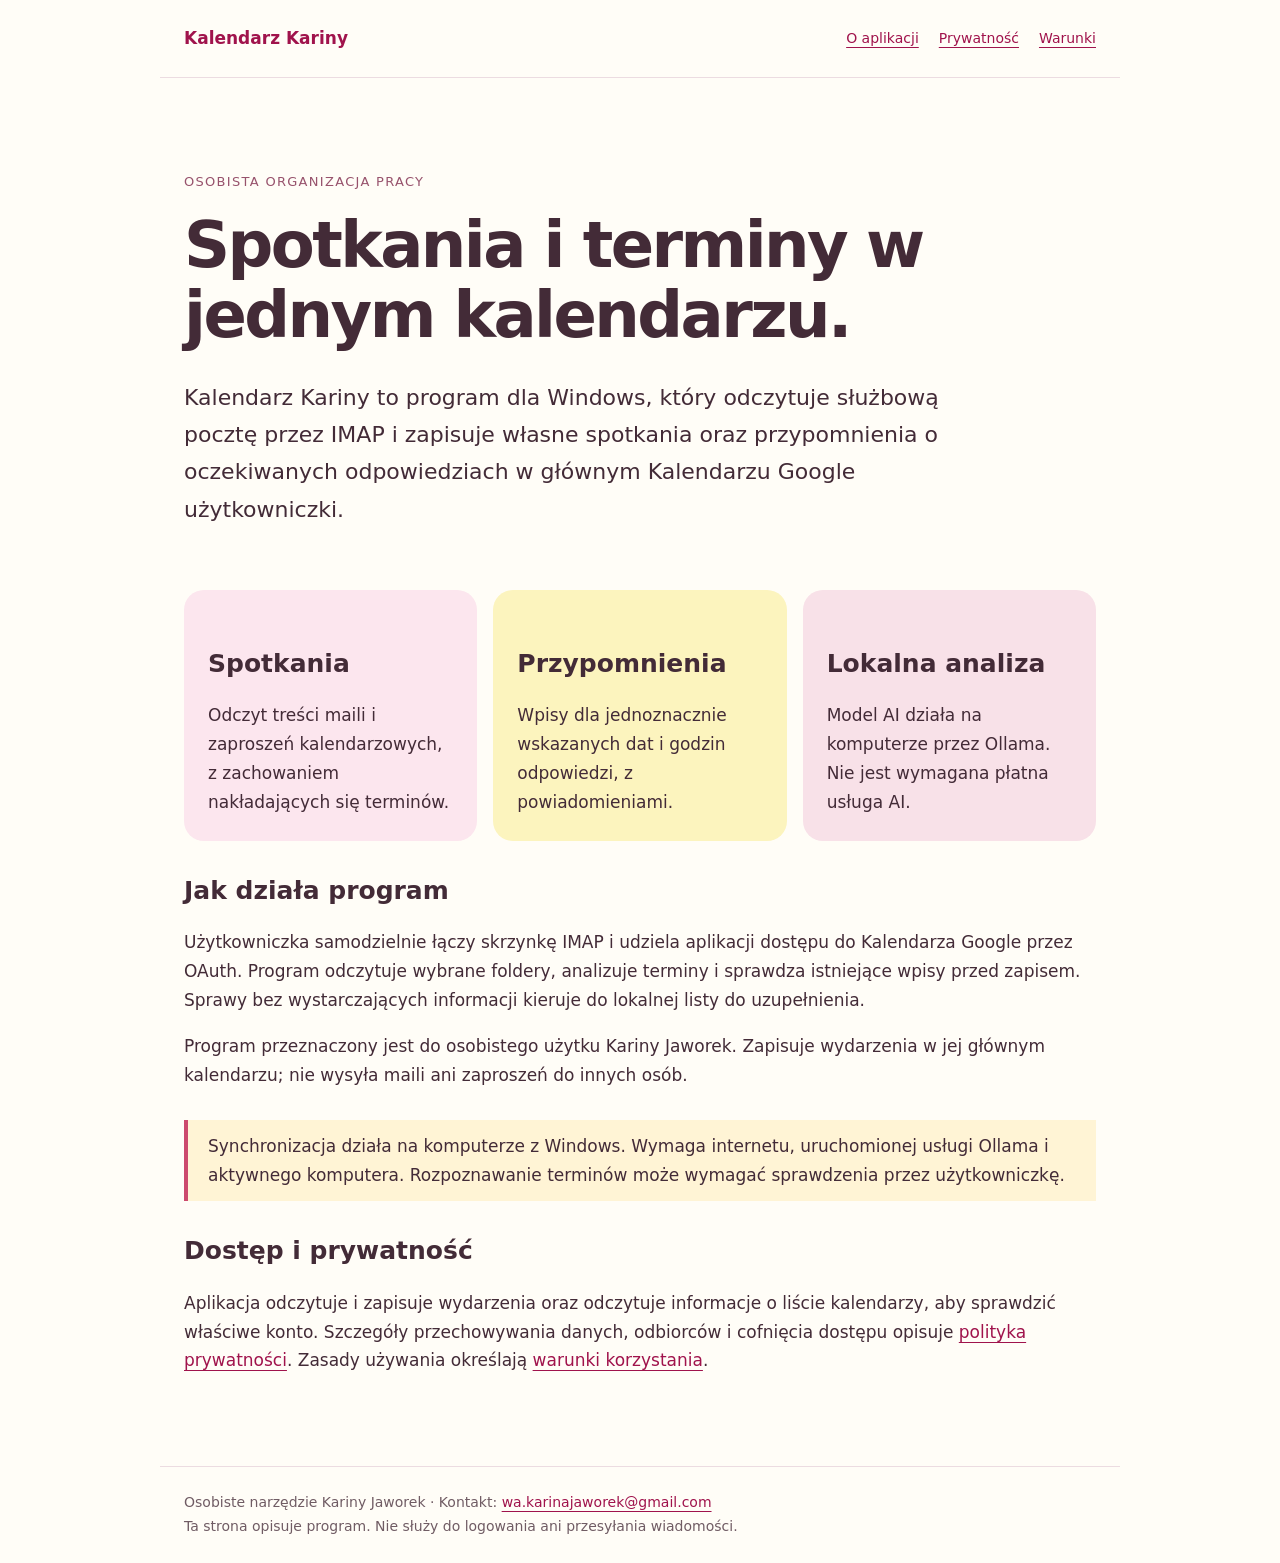
<file: index.html>
<!doctype html><html lang="pl"><head><meta charset="utf-8"><meta name="viewport" content="width=device-width,initial-scale=1"><title>O aplikacji — Kalendarz Kariny</title><meta name="description" content="Kalendarz Kariny: osobiste narzędzie Windows do synchronizacji spotkań i terminów z poczty z Kalendarzem Google."><link rel="stylesheet" href="style.css"></head><body><header><a class="brand" href="index.html">Kalendarz Kariny</a><nav aria-label="Menu"><a href="index.html">O aplikacji</a><a href="privacy.html">Prywatność</a><a href="terms.html">Warunki</a></nav></header><main><section class="hero"><span class="tag">Osobista organizacja pracy</span><h1>Spotkania i terminy w jednym kalendarzu.</h1><p class="lead">Kalendarz Kariny to program dla Windows, który odczytuje służbową pocztę przez IMAP i zapisuje własne spotkania oraz przypomnienia o oczekiwanych odpowiedziach w głównym Kalendarzu Google użytkowniczki.</p></section><section class="cards" aria-label="Funkcje"><article class="card"><h2>Spotkania</h2><p>Odczyt treści maili i zaproszeń kalendarzowych, z zachowaniem nakładających się terminów.</p></article><article class="card"><h2>Przypomnienia</h2><p>Wpisy dla jednoznacznie wskazanych dat i godzin odpowiedzi, z powiadomieniami.</p></article><article class="card"><h2>Lokalna analiza</h2><p>Model AI działa na komputerze przez Ollama. Nie jest wymagana płatna usługa AI.</p></article></section><section><h2>Jak działa program</h2><p>Użytkowniczka samodzielnie łączy skrzynkę IMAP i udziela aplikacji dostępu do Kalendarza Google przez OAuth. Program odczytuje wybrane foldery, analizuje terminy i sprawdza istniejące wpisy przed zapisem. Sprawy bez wystarczających informacji kieruje do lokalnej listy do uzupełnienia.</p><p>Program przeznaczony jest do osobistego użytku Kariny Jaworek. Zapisuje wydarzenia w jej głównym kalendarzu; nie wysyła maili ani zaproszeń do innych osób.</p><div class="note">Synchronizacja działa na komputerze z Windows. Wymaga internetu, uruchomionej usługi Ollama i aktywnego komputera. Rozpoznawanie terminów może wymagać sprawdzenia przez użytkowniczkę.</div><h2>Dostęp i prywatność</h2><p>Aplikacja odczytuje i zapisuje wydarzenia oraz odczytuje informacje o liście kalendarzy, aby sprawdzić właściwe konto. Szczegóły przechowywania danych, odbiorców i cofnięcia dostępu opisuje <a href="privacy.html">polityka prywatności</a>. Zasady używania określają <a href="terms.html">warunki korzystania</a>.</p></section></main><footer>Osobiste narzędzie Kariny Jaworek · Kontakt: <a href="mailto:wa.karinajaworek@gmail.com">wa.karinajaworek@gmail.com</a><br>Ta strona opisuje program. Nie służy do logowania ani przesyłania wiadomości.</footer></body></html>
</file>
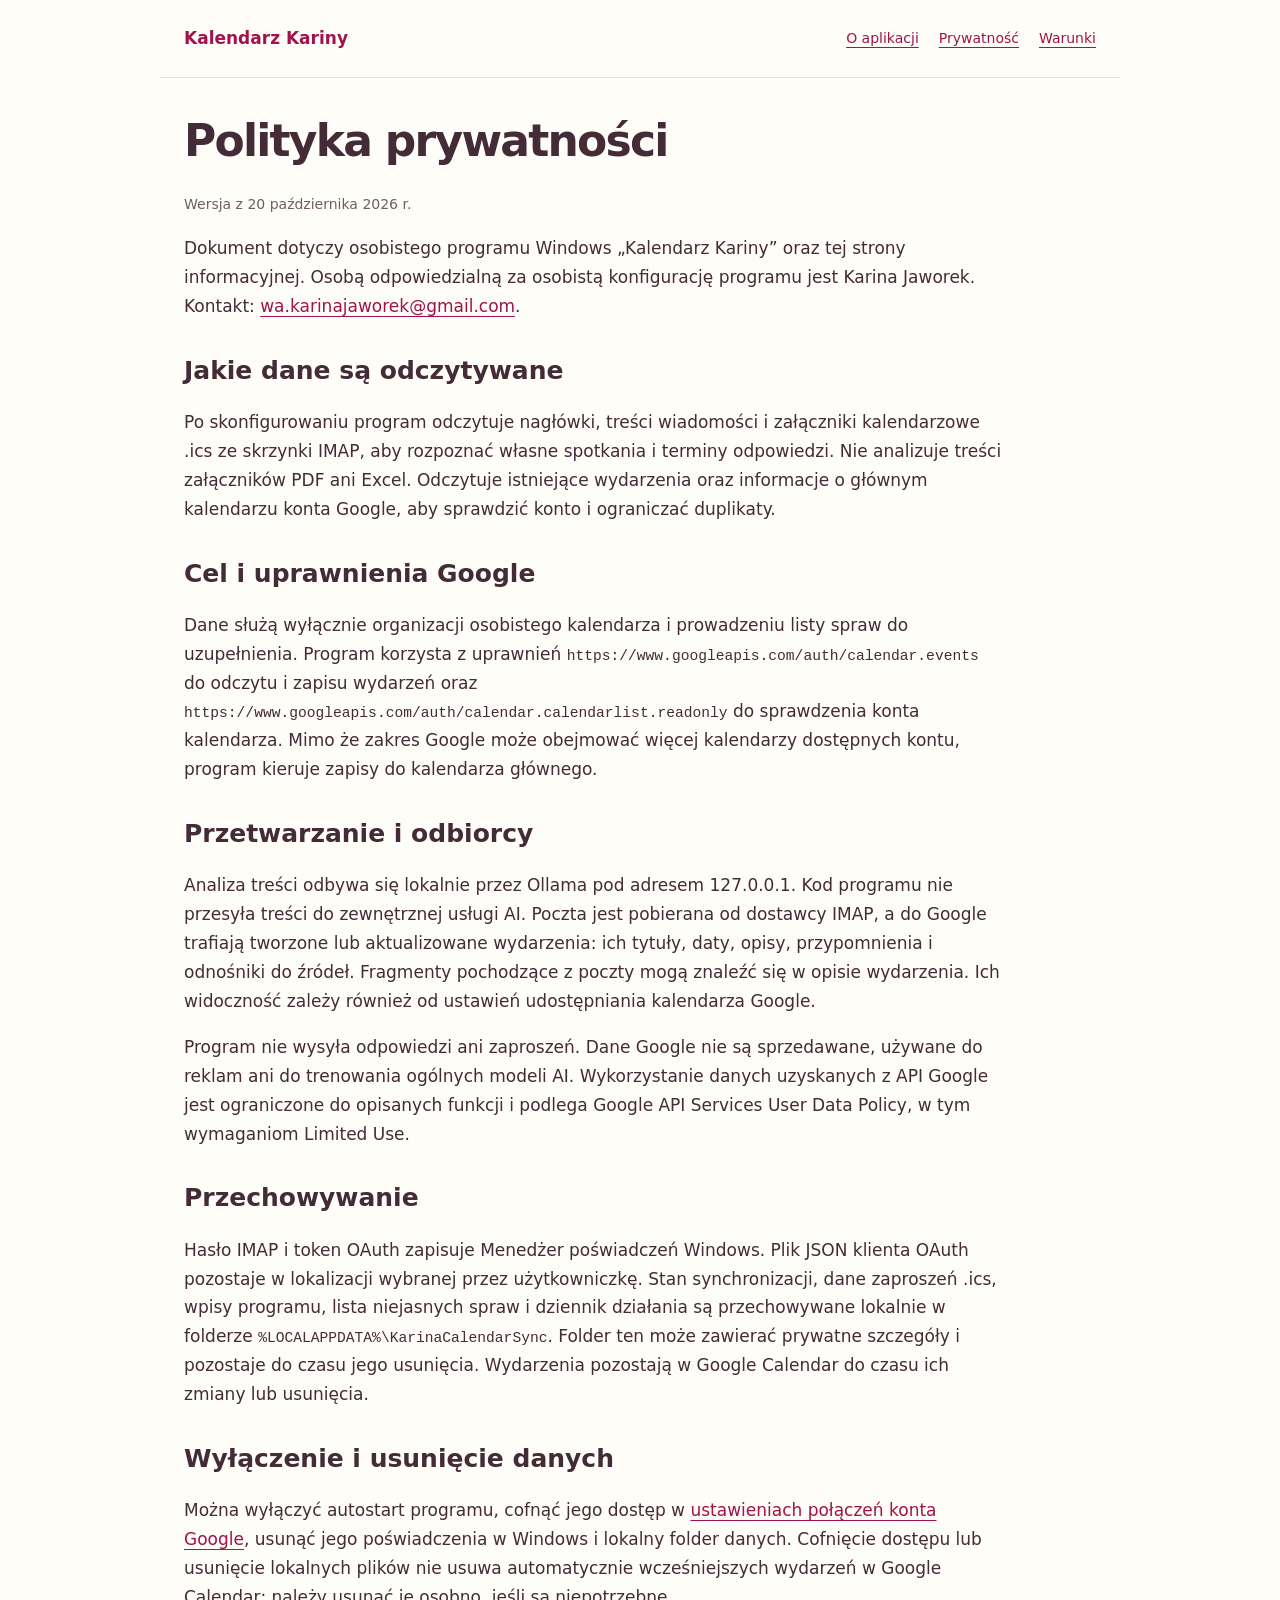
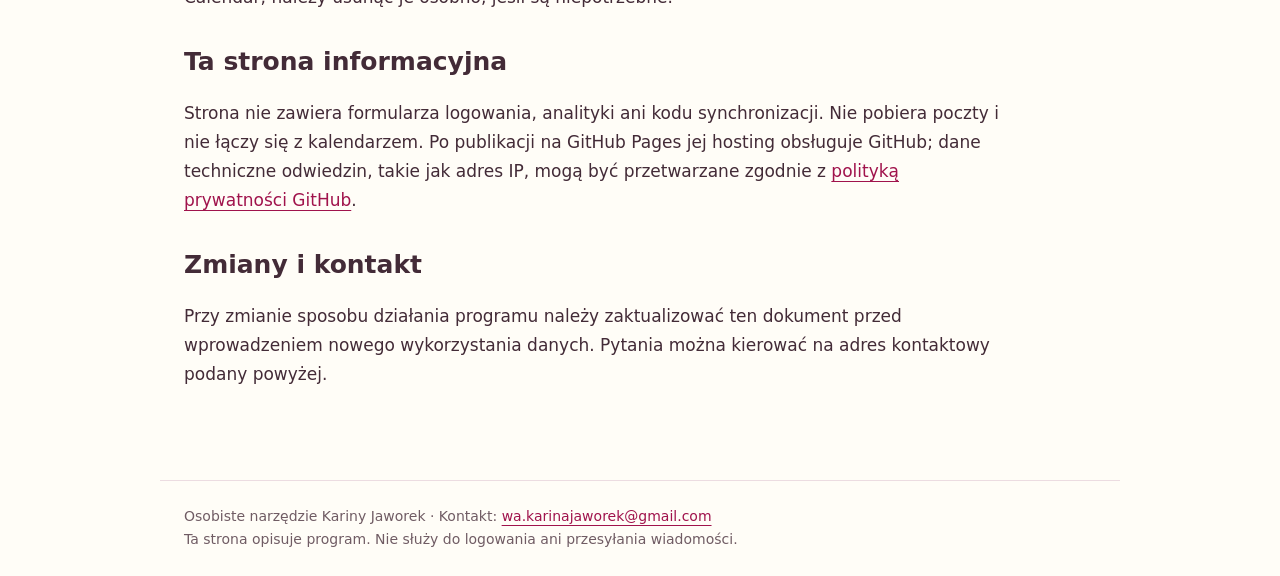
<file: privacy.html>
<!doctype html><html lang="pl"><head><meta charset="utf-8"><meta name="viewport" content="width=device-width,initial-scale=1"><title>Polityka prywatności — Kalendarz Kariny</title><meta name="description" content="Kalendarz Kariny: osobiste narzędzie Windows do synchronizacji spotkań i terminów z poczty z Kalendarzem Google."><link rel="stylesheet" href="style.css"></head><body><header><a class="brand" href="index.html">Kalendarz Kariny</a><nav aria-label="Menu"><a href="index.html">O aplikacji</a><a href="privacy.html">Prywatność</a><a href="terms.html">Warunki</a></nav></header><main><article class="legal"><h1>Polityka prywatności</h1><p class="date">Wersja z 20 października 2026 r.</p><p>Dokument dotyczy osobistego programu Windows „Kalendarz Kariny” oraz tej strony informacyjnej. Osobą odpowiedzialną za osobistą konfigurację programu jest Karina Jaworek. Kontakt: <a href="mailto:wa.karinajaworek@gmail.com">wa.karinajaworek@gmail.com</a>.</p><h2>Jakie dane są odczytywane</h2><p>Po skonfigurowaniu program odczytuje nagłówki, treści wiadomości i załączniki kalendarzowe .ics ze skrzynki IMAP, aby rozpoznać własne spotkania i terminy odpowiedzi. Nie analizuje treści załączników PDF ani Excel. Odczytuje istniejące wydarzenia oraz informacje o głównym kalendarzu konta Google, aby sprawdzić konto i ograniczać duplikaty.</p><h2>Cel i uprawnienia Google</h2><p>Dane służą wyłącznie organizacji osobistego kalendarza i prowadzeniu listy spraw do uzupełnienia. Program korzysta z uprawnień <code>https://www.googleapis.com/auth/calendar.events</code> do odczytu i zapisu wydarzeń oraz <code>https://www.googleapis.com/auth/calendar.calendarlist.readonly</code> do sprawdzenia konta kalendarza. Mimo że zakres Google może obejmować więcej kalendarzy dostępnych kontu, program kieruje zapisy do kalendarza głównego.</p><h2>Przetwarzanie i odbiorcy</h2><p>Analiza treści odbywa się lokalnie przez Ollama pod adresem 127.0.0.1. Kod programu nie przesyła treści do zewnętrznej usługi AI. Poczta jest pobierana od dostawcy IMAP, a do Google trafiają tworzone lub aktualizowane wydarzenia: ich tytuły, daty, opisy, przypomnienia i odnośniki do źródeł. Fragmenty pochodzące z poczty mogą znaleźć się w opisie wydarzenia. Ich widoczność zależy również od ustawień udostępniania kalendarza Google.</p><p>Program nie wysyła odpowiedzi ani zaproszeń. Dane Google nie są sprzedawane, używane do reklam ani do trenowania ogólnych modeli AI. Wykorzystanie danych uzyskanych z API Google jest ograniczone do opisanych funkcji i podlega Google API Services User Data Policy, w tym wymaganiom Limited Use.</p><h2>Przechowywanie</h2><p>Hasło IMAP i token OAuth zapisuje Menedżer poświadczeń Windows. Plik JSON klienta OAuth pozostaje w lokalizacji wybranej przez użytkowniczkę. Stan synchronizacji, dane zaproszeń .ics, wpisy programu, lista niejasnych spraw i dziennik działania są przechowywane lokalnie w folderze <code>%LOCALAPPDATA%\KarinaCalendarSync</code>. Folder ten może zawierać prywatne szczegóły i pozostaje do czasu jego usunięcia. Wydarzenia pozostają w Google Calendar do czasu ich zmiany lub usunięcia.</p><h2>Wyłączenie i usunięcie danych</h2><p>Można wyłączyć autostart programu, cofnąć jego dostęp w <a href="https://myaccount.google.com/connections">ustawieniach połączeń konta Google</a>, usunąć jego poświadczenia w Windows i lokalny folder danych. Cofnięcie dostępu lub usunięcie lokalnych plików nie usuwa automatycznie wcześniejszych wydarzeń w Google Calendar; należy usunąć je osobno, jeśli są niepotrzebne.</p><h2>Ta strona informacyjna</h2><p>Strona nie zawiera formularza logowania, analityki ani kodu synchronizacji. Nie pobiera poczty i nie łączy się z kalendarzem. Po publikacji na GitHub Pages jej hosting obsługuje GitHub; dane techniczne odwiedzin, takie jak adres IP, mogą być przetwarzane zgodnie z <a href="https://docs.github.com/en/site-policy/privacy-policies/github-general-privacy-statement">polityką prywatności GitHub</a>.</p><h2>Zmiany i kontakt</h2><p>Przy zmianie sposobu działania programu należy zaktualizować ten dokument przed wprowadzeniem nowego wykorzystania danych. Pytania można kierować na adres kontaktowy podany powyżej.</p></article></main><footer>Osobiste narzędzie Kariny Jaworek · Kontakt: <a href="mailto:wa.karinajaworek@gmail.com">wa.karinajaworek@gmail.com</a><br>Ta strona opisuje program. Nie służy do logowania ani przesyłania wiadomości.</footer></body></html>
</file>
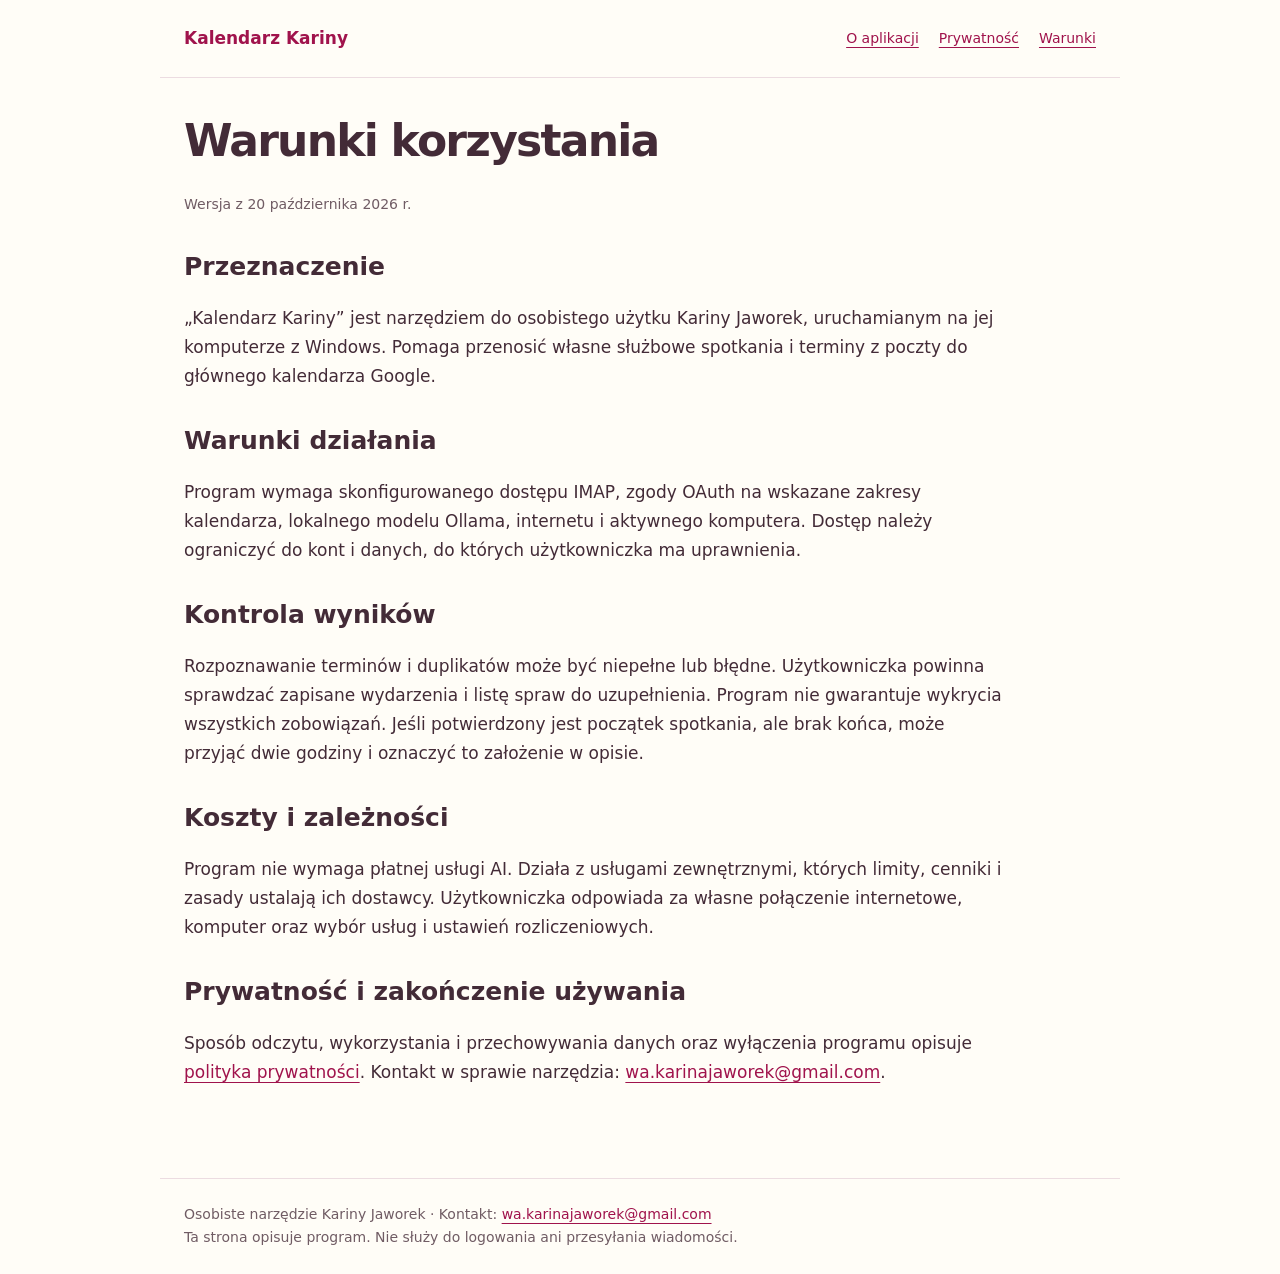
<file: terms.html>
<!doctype html><html lang="pl"><head><meta charset="utf-8"><meta name="viewport" content="width=device-width,initial-scale=1"><title>Warunki korzystania — Kalendarz Kariny</title><meta name="description" content="Kalendarz Kariny: osobiste narzędzie Windows do synchronizacji spotkań i terminów z poczty z Kalendarzem Google."><link rel="stylesheet" href="style.css"></head><body><header><a class="brand" href="index.html">Kalendarz Kariny</a><nav aria-label="Menu"><a href="index.html">O aplikacji</a><a href="privacy.html">Prywatność</a><a href="terms.html">Warunki</a></nav></header><main><article class="legal"><h1>Warunki korzystania</h1><p class="date">Wersja z 20 października 2026 r.</p><h2>Przeznaczenie</h2><p>„Kalendarz Kariny” jest narzędziem do osobistego użytku Kariny Jaworek, uruchamianym na jej komputerze z Windows. Pomaga przenosić własne służbowe spotkania i terminy z poczty do głównego kalendarza Google.</p><h2>Warunki działania</h2><p>Program wymaga skonfigurowanego dostępu IMAP, zgody OAuth na wskazane zakresy kalendarza, lokalnego modelu Ollama, internetu i aktywnego komputera. Dostęp należy ograniczyć do kont i danych, do których użytkowniczka ma uprawnienia.</p><h2>Kontrola wyników</h2><p>Rozpoznawanie terminów i duplikatów może być niepełne lub błędne. Użytkowniczka powinna sprawdzać zapisane wydarzenia i listę spraw do uzupełnienia. Program nie gwarantuje wykrycia wszystkich zobowiązań. Jeśli potwierdzony jest początek spotkania, ale brak końca, może przyjąć dwie godziny i oznaczyć to założenie w opisie.</p><h2>Koszty i zależności</h2><p>Program nie wymaga płatnej usługi AI. Działa z usługami zewnętrznymi, których limity, cenniki i zasady ustalają ich dostawcy. Użytkowniczka odpowiada za własne połączenie internetowe, komputer oraz wybór usług i ustawień rozliczeniowych.</p><h2>Prywatność i zakończenie używania</h2><p>Sposób odczytu, wykorzystania i przechowywania danych oraz wyłączenia programu opisuje <a href="privacy.html">polityka prywatności</a>. Kontakt w sprawie narzędzia: <a href="mailto:wa.karinajaworek@gmail.com">wa.karinajaworek@gmail.com</a>.</p></article></main><footer>Osobiste narzędzie Kariny Jaworek · Kontakt: <a href="mailto:wa.karinajaworek@gmail.com">wa.karinajaworek@gmail.com</a><br>Ta strona opisuje program. Nie służy do logowania ani przesyłania wiadomości.</footer></body></html>
</file>
<file: style.css>
*{box-sizing:border-box}html{scroll-behavior:smooth}body{margin:0;color:#432b37;background:#fffdf7;font:17px/1.7 system-ui,-apple-system,Segoe UI,sans-serif}header,main,footer{max-width:960px;margin:auto;padding:24px}header{display:flex;justify-content:space-between;gap:20px;align-items:center;border-bottom:1px solid #ecdce1}a{color:#a0134c;text-underline-offset:4px}nav{display:flex;gap:20px;flex-wrap:wrap;font-size:14px}.brand{font-weight:750;text-decoration:none}.hero{padding:64px 0 40px}h1{font-size:clamp(36px,6vw,64px);line-height:1.1;letter-spacing:-.04em;max-width:750px;margin:15px 0 28px}h2{line-height:1.3;margin-top:34px;font-size:25px}h3{font-size:19px;margin:0 0 12px}.tag{font-size:13px;letter-spacing:.1em;text-transform:uppercase;color:#97526c}.lead{font-size:22px;max-width:760px}.cards{display:grid;grid-template-columns:repeat(3,1fr);gap:16px}.card{padding:24px;background:#fce6ee;border-radius:20px}.card:nth-child(2){background:#fcf4be}.card:nth-child(3){background:#f8e1e8}.card p{margin:0}.note{border-left:4px solid #cc4a6d;padding:12px 20px;background:#fff4d5;margin:30px 0}.legal{max-width:820px}.legal h1{font-size:44px}.date{color:#705c64;font-size:14px}code{font-size:.86em;overflow-wrap:anywhere}footer{border-top:1px solid #ecdce1;margin-top:50px;font-size:14px;color:#705c64}li{margin:8px 0}@media(max-width:650px){header{align-items:flex-start;flex-direction:column}.cards{grid-template-columns:1fr}.hero{padding-top:35px}}
</file>
